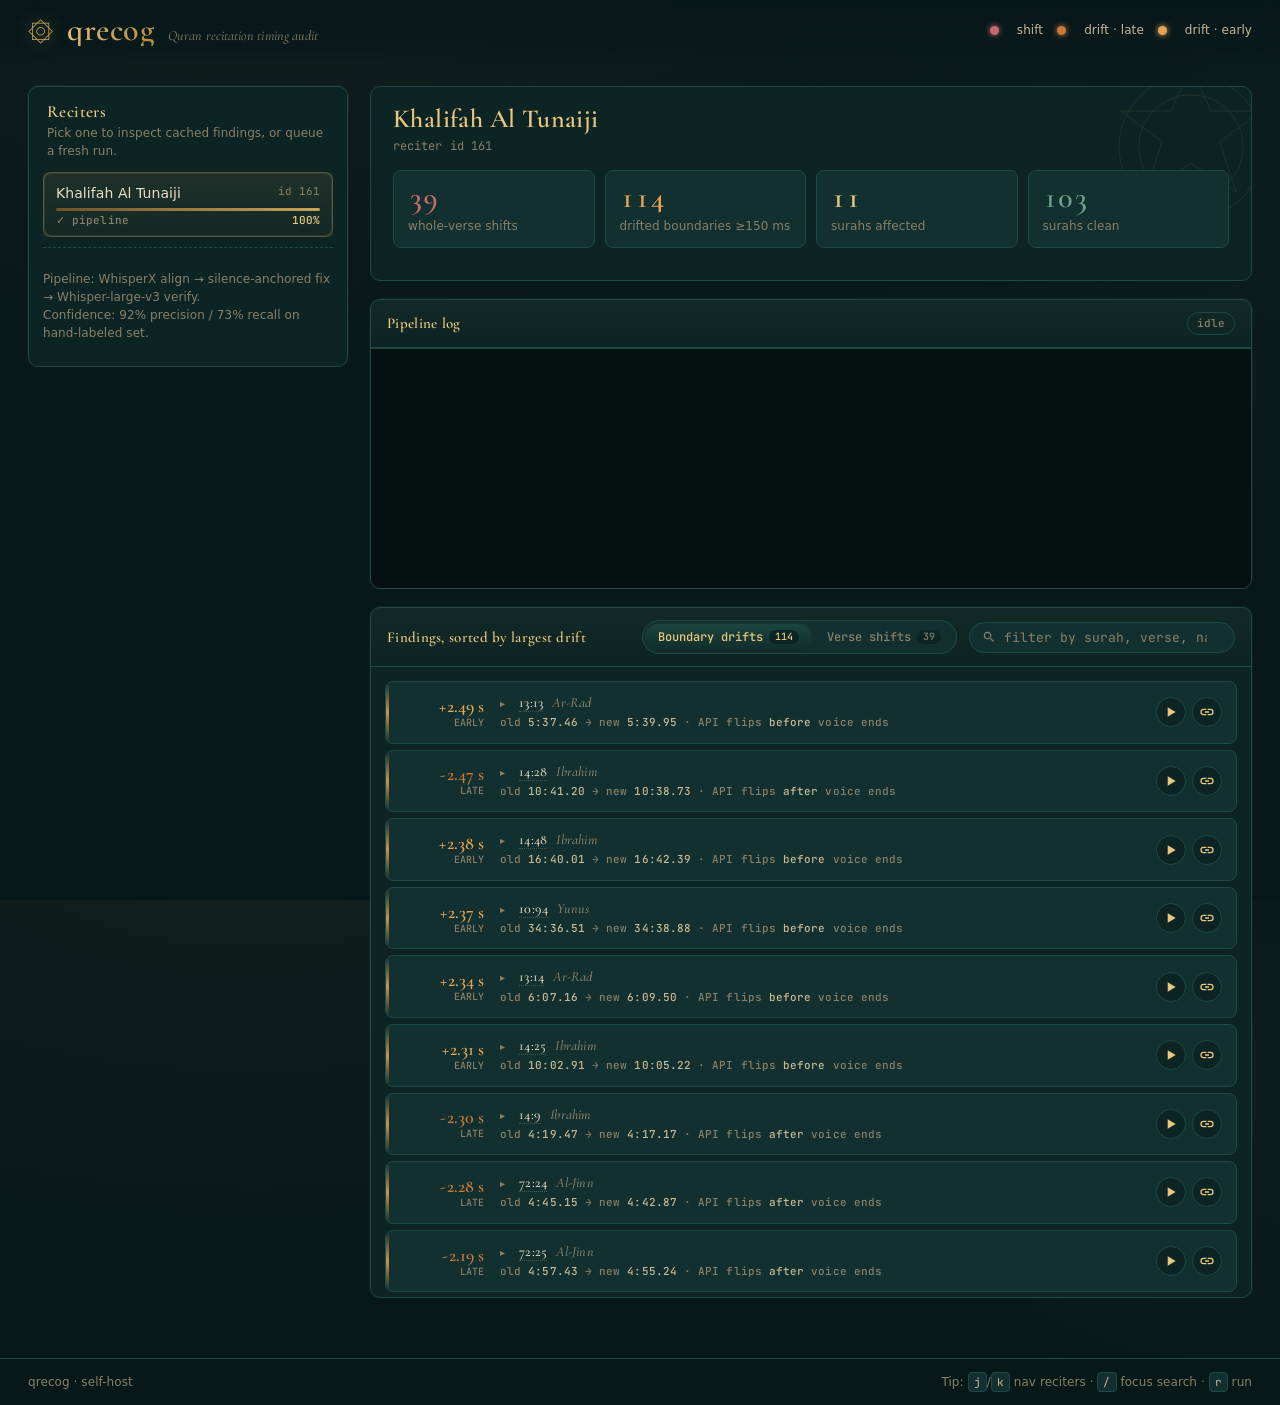
<file: docs/index.html>
<!DOCTYPE html>
<html lang="en">
<head>
<meta charset="utf-8" />
<meta name="viewport" content="width=device-width, initial-scale=1" />
<title>qrecog — Quran timing audit</title>
<link rel="preconnect" href="https://fonts.googleapis.com" />
<link rel="preconnect" href="https://fonts.gstatic.com" crossorigin />
<link href="https://fonts.googleapis.com/css2?family=Amiri:ital,wght@0,400;0,700;1,400&family=Cormorant+Garamond:ital,wght@0,400;0,500;0,600;1,400&family=JetBrains+Mono:wght@400;500&display=swap" rel="stylesheet" />
<link rel="stylesheet" href="style.css" />
</head>
<body>

<!-- decorative SVG defs (girih star tile, used as repeating border) -->
<svg width="0" height="0" style="position:absolute" aria-hidden="true">
  <defs>
    <pattern id="girih" x="0" y="0" width="60" height="60" patternUnits="userSpaceOnUse">
      <g fill="none" stroke="currentColor" stroke-width="0.6" opacity="0.55">
        <polygon points="30,4 36,18 51,18 39,28 44,44 30,34 16,44 21,28 9,18 24,18" />
        <circle cx="30" cy="30" r="22" />
        <line x1="0" y1="30" x2="60" y2="30" />
        <line x1="30" y1="0" x2="30" y2="60" />
      </g>
    </pattern>
    <symbol id="ico-play" viewBox="0 0 24 24"><path d="M7 5v14l12-7z" fill="currentColor"/></symbol>
    <symbol id="ico-link" viewBox="0 0 24 24"><path fill="currentColor" d="M3.9 12a3.1 3.1 0 0 1 3.1-3.1h4V7H7a5 5 0 0 0 0 10h4v-1.9H7A3.1 3.1 0 0 1 3.9 12zm5.1 1h6v-2H9v2zm8-6h-4v1.9h4a3.1 3.1 0 0 1 0 6.2h-4V17h4a5 5 0 0 0 0-10z"/></symbol>
    <symbol id="ico-search" viewBox="0 0 24 24"><path fill="currentColor" d="M15.5 14h-.79l-.28-.27a6.5 6.5 0 1 0-.7.7l.27.28v.79l5 5 1.49-1.49-5-5zm-6 0A4.5 4.5 0 1 1 14 9.5 4.5 4.5 0 0 1 9.5 14z"/></symbol>
    <symbol id="ico-spark" viewBox="0 0 24 24"><path fill="currentColor" d="M12 2l1.7 6.3L20 10l-6.3 1.7L12 18l-1.7-6.3L4 10l6.3-1.7L12 2z"/></symbol>
  </defs>
</svg>

<header class="app-header">
  <div class="header-left">
    <div class="brand">
      <span class="ornament">۞</span>
      <h1>qrecog</h1>
      <span class="brand-sub">Quran recitation timing audit</span>
    </div>
  </div>
  <div class="header-right">
    <div class="legend">
      <span class="dot dot-shift"></span> shift
      <span class="dot dot-drift-late"></span> drift · late
      <span class="dot dot-drift-early"></span> drift · early
    </div>
  </div>
  <div class="header-pattern" aria-hidden="true">
    <svg width="100%" height="6"><rect width="100%" height="6" fill="url(#girih)" /></svg>
  </div>
</header>

<main class="layout">

  <!-- ============================ LEFT RAIL ============================ -->
  <aside class="rail">
    <div class="rail-head">
      <h2>Reciters</h2>
      <p class="rail-hint">Pick one to inspect cached findings, or queue a fresh run.</p>
    </div>
    <ul id="reciter-list" class="reciter-list" role="listbox" aria-label="Reciters"></ul>
    <div class="rail-foot">
      <p class="muted small">
        Pipeline: WhisperX align → silence-anchored fix → Whisper-large-v3 verify.<br />
        Confidence: 92% precision / 73% recall on hand-labeled set.
      </p>
    </div>
  </aside>

  <!-- ============================ CENTER ============================ -->
  <section class="content">

    <!-- HEADLINE STRIP -->
    <div id="headline" class="headline" hidden>
      <div class="headline-title">
        <h2 id="hl-name">—</h2>
        <span class="muted" id="hl-id"></span>
      </div>
      <div class="headline-stats">
        <div class="stat" data-tone="shifts">
          <div class="stat-num" id="hl-shifts">—</div>
          <div class="stat-label">whole-verse shifts</div>
        </div>
        <div class="stat" data-tone="drifts">
          <div class="stat-num" id="hl-drifts">—</div>
          <div class="stat-label">drifted boundaries ≥150 ms</div>
        </div>
        <div class="stat" data-tone="surahs">
          <div class="stat-num" id="hl-surahs">—</div>
          <div class="stat-label">surahs affected</div>
        </div>
        <div class="stat" data-tone="clean">
          <div class="stat-num" id="hl-clean">—</div>
          <div class="stat-label">surahs clean</div>
        </div>
      </div>
      <div class="headline-actions">
        <button id="btn-run" class="btn-run" type="button">
          <svg class="ico"><use href="#ico-play" /></svg>
          <span>Run analysis</span>
        </button>
      </div>
    </div>

    <div id="empty-state" class="empty-state">
      <div class="empty-inner">
        <svg class="ornament-svg" viewBox="0 0 200 200" aria-hidden="true">
          <g fill="none" stroke="currentColor" stroke-width="1">
            <polygon points="100,12 118,60 168,60 130,92 144,140 100,112 56,140 70,92 32,60 82,60" />
            <circle cx="100" cy="100" r="78" />
            <circle cx="100" cy="100" r="55" />
            <circle cx="100" cy="100" r="34" />
          </g>
        </svg>
        <h3>Select a reciter</h3>
        <p class="muted">All findings are independently verifiable — every flag links to its
        exact audio span and to the relevant verse on quran.com.</p>
      </div>
    </div>

    <!-- ============================ LIVE LOG ============================ -->
    <section id="logwrap" class="panel logpanel" hidden>
      <header class="panel-head">
        <h3>Pipeline log</h3>
        <div class="panel-tools">
          <span id="run-status" class="run-pill idle">idle</span>
          <span id="progress-pill" class="progress-pill" hidden>
            <span class="progress-bar"><span id="progress-fill"></span></span>
            <span id="progress-text" class="progress-text">—</span>
          </span>
          <button id="btn-jump" class="btn-ghost" type="button" hidden>↓ jump to latest</button>
        </div>
      </header>
      <pre id="log" class="log" aria-live="polite"></pre>
    </section>

    <!-- ============================ RESULTS ============================ -->
    <section id="resultswrap" class="panel resultspanel" hidden>
      <header class="panel-head">
        <h3>Findings, sorted by largest drift</h3>
        <div class="panel-tools">
          <div class="tabs" role="tablist">
            <button class="tab active" data-tab="drifts" role="tab">Boundary drifts <span id="count-drifts" class="tabcount">0</span></button>
            <button class="tab" data-tab="shifts" role="tab">Verse shifts <span id="count-shifts" class="tabcount">0</span></button>
          </div>
          <label class="search">
            <svg class="ico"><use href="#ico-search" /></svg>
            <input id="filter" type="search" placeholder="filter by surah, verse, name…" />
          </label>
        </div>
      </header>
      <div id="results" class="results"></div>
    </section>

  </section>
</main>

<footer class="app-footer">
  <span>qrecog · self-host</span>
  <span class="muted small">Tip: <kbd>j</kbd>/<kbd>k</kbd> nav reciters · <kbd>/</kbd> focus search · <kbd>r</kbd> run</span>
</footer>

<!-- floating audio player popped from result rows -->
<audio id="audio" preload="none"></audio>

<script src="app.js" defer></script>
</body>
</html>
</file>
<file: docs/style.css>
/* ====================================================================
   qrecog — themed front-end
   Palette: deep teal/forest + warm gold + vellum cream.
   No figurative imagery; geometric girih motifs only.
   ==================================================================== */
:root {
  --bg-0: #07181a;        /* near-black teal */
  --bg-1: #0c2424;        /* panel bg */
  --bg-2: #11302f;        /* card bg */
  --bg-3: #173d3a;        /* hover */
  --line: #1d4a45;        /* hairline */
  --line-strong: #2a6660;

  --fg-0: #e8dcc4;        /* vellum text */
  --fg-1: #c8b894;        /* dim text */
  --fg-2: #8a8068;        /* muted */

  --gold: #c9a35a;
  --gold-2: #e9c87b;
  --gold-soft: #6b542b;

  --copper: #c97a3a;
  --amber:  #e7a455;
  --sage:   #6fa087;
  --rose:   #c46b6b;

  --shadow-1: 0 1px 0 rgba(0,0,0,0.3), 0 0 0 1px rgba(201,163,90,0.06);
  --shadow-2: 0 8px 28px rgba(0,0,0,0.5), 0 0 0 1px rgba(201,163,90,0.08);
  --glow-gold: 0 0 24px rgba(233,200,123,0.15);

  --radius: 10px;
  --mono: 'JetBrains Mono', ui-monospace, SFMono-Regular, Menlo, monospace;
  --serif: 'Cormorant Garamond', 'Iowan Old Style', Georgia, serif;
  --arabic: 'Amiri', 'Scheherazade New', serif;
}

* { box-sizing: border-box; }
html, body { height: 100%; }
body {
  margin: 0;
  background:
    radial-gradient(1200px 600px at 20% -10%, rgba(201,163,90,0.06), transparent 70%),
    radial-gradient(900px 500px at 110% 20%, rgba(111,160,135,0.05), transparent 70%),
    var(--bg-0);
  color: var(--fg-0);
  font: 15px/1.5 system-ui, -apple-system, "Segoe UI", Roboto, sans-serif;
  letter-spacing: 0.005em;
  -webkit-font-smoothing: antialiased;
}

a { color: var(--gold-2); text-decoration: none; border-bottom: 1px dotted rgba(233,200,123,0.35); }
a:hover { color: #fff5d8; border-bottom-color: var(--gold-2); }
.muted { color: var(--fg-2); }
.small { font-size: 12px; }
kbd {
  font: 11px/1 var(--mono);
  background: var(--bg-2);
  border: 1px solid var(--line);
  padding: 2px 5px; border-radius: 4px;
  color: var(--fg-1);
}

/* =============================== HEADER =============================== */
.app-header {
  position: sticky; top: 0; z-index: 5;
  display: grid;
  grid-template-columns: 1fr auto;
  align-items: center;
  padding: 14px 28px 0 28px;
  background: linear-gradient(to bottom, rgba(7,24,26,0.95), rgba(7,24,26,0.75) 70%, transparent);
  backdrop-filter: blur(8px);
}
.brand {
  display: flex; align-items: baseline; gap: 14px;
}
.brand .ornament {
  font-size: 26px;
  color: var(--gold);
  text-shadow: 0 0 18px rgba(233,200,123,0.4);
  line-height: 1;
}
.brand h1 {
  font: 600 32px/1 var(--serif);
  margin: 0;
  letter-spacing: 0.5px;
  background: linear-gradient(120deg, var(--gold-2), var(--gold), #b48a3d);
  -webkit-background-clip: text; background-clip: text;
  color: transparent;
}
.brand-sub {
  color: var(--fg-2);
  font: italic 400 14px/1 var(--serif);
}
.legend {
  display: flex; gap: 14px;
  font-size: 12px; color: var(--fg-1);
  align-items: center;
}
.dot { width: 9px; height: 9px; border-radius: 50%; display: inline-block; margin-right: 4px; vertical-align: middle; }
.dot-shift       { background: var(--rose); box-shadow: 0 0 6px var(--rose); }
.dot-drift-late  { background: var(--copper); box-shadow: 0 0 6px var(--copper); }
.dot-drift-early { background: var(--amber); box-shadow: 0 0 6px var(--amber); }
.header-pattern {
  grid-column: 1 / -1;
  margin: 12px -28px 0 -28px;
  color: var(--gold-soft);
  opacity: 0.55;
  height: 6px; overflow: hidden;
}

/* =============================== LAYOUT =============================== */
.layout {
  display: grid;
  grid-template-columns: 320px 1fr;
  gap: 22px;
  padding: 22px 28px 60px 28px;
  min-height: calc(100vh - 110px);
}
@media (max-width: 1000px) {
  .layout { grid-template-columns: 1fr; }
}

/* =============================== RAIL =============================== */
.rail {
  position: sticky; top: 86px;
  align-self: start;
  background: var(--bg-1);
  border: 1px solid var(--line);
  border-radius: var(--radius);
  padding: 16px 14px 12px 14px;
  box-shadow: var(--shadow-1);
  max-height: calc(100vh - 110px);
  display: flex; flex-direction: column;
}
.rail-head h2 {
  font: 600 17px/1 var(--serif);
  margin: 0 0 4px 4px;
  letter-spacing: 0.4px;
  color: var(--gold-2);
}
.rail-hint { color: var(--fg-2); font-size: 12px; margin: 0 4px 12px; }
.reciter-list {
  list-style: none; margin: 0; padding: 0;
  overflow: auto;
  flex: 1;
  scrollbar-width: thin; scrollbar-color: var(--line-strong) transparent;
}
.reciter-list::-webkit-scrollbar { width: 8px; }
.reciter-list::-webkit-scrollbar-thumb { background: var(--line-strong); border-radius: 4px; }
.reciter {
  position: relative;
  display: grid;
  grid-template-columns: 1fr auto;
  grid-template-rows: auto auto;
  gap: 4px 10px;
  padding: 10px 12px;
  border-radius: 8px;
  cursor: pointer;
  border: 1px solid transparent;
  transition: background 0.15s, border-color 0.15s, transform 0.06s;
}
.reciter:hover { background: var(--bg-2); }
.reciter.active {
  background: linear-gradient(180deg, rgba(201,163,90,0.10), rgba(201,163,90,0.04));
  border-color: rgba(201,163,90,0.35);
  box-shadow: 0 0 0 1px rgba(201,163,90,0.15) inset, var(--glow-gold);
}
.reciter:active { transform: translateY(1px); }
.reciter .r-name {
  font-weight: 500; color: var(--fg-0);
  font-size: 14px;
}
.reciter .r-id {
  color: var(--fg-2); font-family: var(--mono); font-size: 11px;
  text-align: right;
}
.reciter .r-bar {
  grid-column: 1 / -1;
  height: 3px; background: var(--bg-2); border-radius: 2px; overflow: hidden;
  position: relative;
}
.reciter .r-bar > span {
  display: block; height: 100%;
  background: linear-gradient(90deg, var(--gold-soft), var(--gold));
  transition: width 0.4s ease;
}
.reciter .r-meta {
  grid-column: 1 / -1;
  font: 500 11px/1 var(--mono);
  color: var(--fg-2);
  display: flex; gap: 10px; justify-content: space-between;
}
.reciter .r-meta .pct { color: var(--gold-2); }
.reciter[data-cached="false"] .r-bar > span { background: var(--bg-3); }
.rail-foot {
  margin-top: 10px;
  padding-top: 10px;
  border-top: 1px dashed var(--line);
}

/* =============================== CONTENT =============================== */
.content {
  display: flex; flex-direction: column; gap: 18px;
  min-width: 0;
}

/* HEADLINE */
.headline {
  background: var(--bg-1);
  border: 1px solid var(--line);
  border-radius: var(--radius);
  padding: 18px 22px;
  display: grid;
  grid-template-columns: 1fr auto;
  grid-template-rows: auto auto;
  gap: 14px 24px;
  align-items: center;
  position: relative;
  overflow: hidden;
}
.headline::before {
  /* faint girih corner ornament */
  content: "";
  position: absolute; right: -30px; top: -30px; width: 180px; height: 180px;
  background-image: url("data:image/svg+xml;utf8,<svg xmlns='http://www.w3.org/2000/svg' viewBox='0 0 200 200' fill='none' stroke='%23c9a35a' stroke-width='0.7' opacity='0.18'><polygon points='100,10 122,60 178,60 132,94 150,150 100,118 50,150 68,94 22,60 78,60'/><circle cx='100' cy='100' r='80'/><circle cx='100' cy='100' r='58'/></svg>");
  background-repeat: no-repeat; background-size: contain;
  pointer-events: none;
}
.headline-title h2 {
  font: 600 26px/1.1 var(--serif);
  margin: 0;
  color: var(--gold-2);
  letter-spacing: 0.4px;
}
.headline-title .muted { font-family: var(--mono); font-size: 12px; }
.headline-stats {
  grid-column: 1 / -1;
  display: grid;
  grid-template-columns: repeat(4, minmax(120px, 1fr));
  gap: 10px;
}
.stat {
  background: var(--bg-2);
  border: 1px solid var(--line);
  border-radius: 8px;
  padding: 12px 14px;
  position: relative;
  overflow: hidden;
}
.stat-num {
  font: 600 30px/1 var(--serif);
  color: var(--fg-0);
  font-variant-numeric: tabular-nums;
}
.stat-label { color: var(--fg-2); font-size: 12px; margin-top: 4px; }
.stat[data-tone="shifts"] .stat-num { color: var(--rose); }
.stat[data-tone="drifts"] .stat-num { color: var(--amber); }
.stat[data-tone="surahs"] .stat-num { color: var(--gold-2); }
.stat[data-tone="clean"]  .stat-num { color: var(--sage); }

.headline-actions { align-self: start; }
.btn-run {
  display: inline-flex; align-items: center; gap: 8px;
  padding: 10px 16px;
  border: 1px solid rgba(201,163,90,0.5);
  background: linear-gradient(180deg, #1c4540, #102e2b);
  color: var(--gold-2);
  font: 500 14px/1 var(--serif);
  letter-spacing: 0.3px;
  border-radius: 999px;
  cursor: pointer;
  box-shadow: var(--glow-gold);
  transition: transform 0.06s, background 0.15s;
}
.btn-run:hover { background: linear-gradient(180deg, #235651, #143731); }
.btn-run:active { transform: translateY(1px); }
.btn-run[disabled] { opacity: 0.5; cursor: not-allowed; }
.btn-run .ico { width: 16px; height: 16px; }

/* PANELS */
.panel {
  background: var(--bg-1);
  border: 1px solid var(--line);
  border-radius: var(--radius);
  box-shadow: var(--shadow-1);
  overflow: hidden;
}
.panel-head {
  padding: 12px 16px;
  display: flex; align-items: center; justify-content: space-between;
  gap: 14px;
  border-bottom: 1px solid var(--line);
  background: linear-gradient(180deg, rgba(201,163,90,0.04), transparent);
}
.panel-head h3 {
  margin: 0;
  font: 600 15px/1 var(--serif);
  color: var(--gold-2);
  letter-spacing: 0.3px;
}
.panel-tools { display: flex; align-items: center; gap: 12px; }

/* LOG */
.logpanel { display: flex; flex-direction: column; }
.log {
  margin: 0;
  padding: 12px 16px;
  height: 240px;
  overflow: auto;
  font: 12px/1.55 var(--mono);
  background: #050f10;
  color: #c9d5cf;
  border-top: 1px solid var(--line);
  scrollbar-width: thin; scrollbar-color: var(--line-strong) transparent;
}
.log::-webkit-scrollbar { width: 8px; }
.log::-webkit-scrollbar-thumb { background: var(--line-strong); border-radius: 4px; }
.log .lseq { color: #4a6a64; margin-right: 10px; user-select: none; }
.log .lerr { color: var(--copper); }
.log .lhi  { color: var(--gold-2); }

.run-pill {
  font: 500 11px/1 var(--mono);
  padding: 5px 9px; border-radius: 999px;
  border: 1px solid var(--line);
  text-transform: lowercase;
  color: var(--fg-2);
}
.run-pill.idle    { color: var(--fg-2); }
.run-pill.running { color: var(--gold-2); border-color: rgba(201,163,90,0.5); animation: pulse 1.6s ease-in-out infinite; }
.run-pill.ok      { color: var(--sage); border-color: rgba(111,160,135,0.5); }
.run-pill.err     { color: var(--copper); border-color: rgba(201,122,58,0.5); }
@keyframes pulse {
  0%,100% { box-shadow: 0 0 0 0 rgba(233,200,123,0.45); }
  50%     { box-shadow: 0 0 0 6px rgba(233,200,123,0.0); }
}
.progress-pill {
  display: inline-flex; align-items: center; gap: 8px;
  font: 500 11px/1 var(--mono);
  color: var(--fg-1);
}
.progress-bar {
  display: inline-block;
  width: 110px; height: 6px;
  background: var(--bg-2);
  border-radius: 3px; overflow: hidden;
  border: 1px solid var(--line);
}
.progress-bar > #progress-fill {
  display: block; height: 100%; width: 0%;
  background: linear-gradient(90deg, var(--gold-soft), var(--gold-2));
  transition: width 0.3s ease;
}
.btn-ghost {
  font: 500 11px/1 var(--mono);
  padding: 5px 9px; border-radius: 999px;
  border: 1px solid var(--line); background: transparent;
  color: var(--gold-2); cursor: pointer;
}
.btn-ghost:hover { border-color: var(--gold-soft); background: var(--bg-2); }

/* RESULTS */
.tabs { display: inline-flex; gap: 4px; padding: 3px; border-radius: 999px; background: var(--bg-2); border: 1px solid var(--line); }
.tab {
  font: 500 12px/1 var(--mono);
  background: transparent; border: 0; color: var(--fg-2);
  padding: 6px 12px; border-radius: 999px; cursor: pointer;
  display: inline-flex; align-items: center; gap: 6px;
}
.tab.active { color: var(--gold-2); background: linear-gradient(180deg, #1c4540, #102e2b); box-shadow: var(--shadow-1); }
.tabcount {
  background: var(--bg-1); color: var(--fg-2);
  padding: 2px 6px; border-radius: 999px; font-size: 10px;
}
.tab.active .tabcount { color: var(--gold-2); }

.search {
  display: inline-flex; align-items: center; gap: 6px;
  background: var(--bg-2); border: 1px solid var(--line);
  border-radius: 999px; padding: 5px 12px;
  color: var(--fg-2);
}
.search .ico { width: 14px; height: 14px; }
.search input {
  background: transparent; border: 0; outline: 0;
  color: var(--fg-0); font: 13px var(--mono);
  width: 220px;
}
.search input::placeholder { color: var(--fg-2); }
.search:focus-within { border-color: var(--gold-soft); box-shadow: 0 0 0 2px rgba(201,163,90,0.18); }

.results {
  padding: 8px 8px 8px 8px;
  max-height: 70vh;
  overflow: auto;
  scrollbar-width: thin; scrollbar-color: var(--line-strong) transparent;
}
.results::-webkit-scrollbar { width: 9px; }
.results::-webkit-scrollbar-thumb { background: var(--line-strong); border-radius: 5px; }

.row {
  display: grid;
  grid-template-columns: 84px 1fr auto;
  gap: 12px 16px;
  align-items: center;
  padding: 12px 14px;
  margin: 6px;
  border-radius: 8px;
  background: var(--bg-2);
  border: 1px solid var(--line);
  transition: background 0.12s, border-color 0.12s;
  position: relative;
}
.row:hover { background: var(--bg-3); border-color: var(--line-strong); }
.row.row-shift { border-left: 3px solid var(--rose); }
.row.row-early { border-left: 3px solid var(--amber); }
.row.row-late  { border-left: 3px solid var(--copper); }
.row .delta-cell {
  display: flex; flex-direction: column; align-items: flex-end;
  font-variant-numeric: tabular-nums;
}
.delta-num {
  font: 600 18px/1 var(--serif);
  color: var(--fg-0);
}
.row.row-early .delta-num { color: var(--amber); }
.row.row-late  .delta-num { color: var(--copper); }
.row.row-shift .delta-num { color: var(--rose); }
.delta-label { font: 500 10px/1 var(--mono); color: var(--fg-2); margin-top: 3px; }

.row .body { min-width: 0; }
.row .verseline {
  font: 500 14px/1.3 var(--serif);
  letter-spacing: 0.2px;
}
.row .verseline a { color: var(--fg-0); border-bottom-color: rgba(233,200,123,0.25); }
.row .verseline a:hover { color: var(--gold-2); }
.row .surah-name { color: var(--fg-2); margin-left: 6px; font-style: italic; }
.row .meta {
  font: 500 11px/1.4 var(--mono);
  color: var(--fg-2);
  margin-top: 3px;
}
.row .meta b { color: var(--fg-1); font-weight: 500; }
.row .arabic-line {
  font: 400 16px/1.6 var(--arabic);
  direction: rtl;
  color: var(--fg-1);
  margin-top: 4px;
  white-space: nowrap; overflow: hidden; text-overflow: ellipsis;
}
.row .actions { display: flex; gap: 6px; align-items: center; }
.iconbtn {
  width: 30px; height: 30px;
  border-radius: 50%;
  border: 1px solid var(--line);
  background: var(--bg-1);
  color: var(--gold-2);
  display: inline-flex; align-items: center; justify-content: center;
  cursor: pointer;
  transition: background 0.12s, transform 0.06s, border-color 0.12s;
}
.iconbtn:hover { background: var(--bg-3); border-color: var(--gold-soft); }
.iconbtn:active { transform: scale(0.95); }
.iconbtn .ico { width: 16px; height: 16px; }
.iconbtn.playing { background: rgba(201,163,90,0.15); border-color: var(--gold); color: var(--gold-2); }

.row .severity {
  position: absolute; left: 0; top: 0; bottom: 0; width: 3px;
  pointer-events: none;
  opacity: 0;
  background: linear-gradient(180deg, transparent, var(--amber), transparent);
}
.row[data-severity="3"] .severity { opacity: 0.85; }
.row[data-severity="2"] .severity { opacity: 0.55; }
.row[data-severity="1"] .severity { opacity: 0.30; }

.empty-state {
  background: var(--bg-1);
  border: 1px solid var(--line);
  border-radius: var(--radius);
  padding: 60px 20px;
  text-align: center;
  display: flex; align-items: center; justify-content: center;
  min-height: 50vh;
}
.empty-inner { max-width: 420px; }
.empty-inner h3 {
  font: 500 22px/1 var(--serif); color: var(--gold-2);
  margin: 18px 0 8px;
}
.ornament-svg {
  width: 110px; height: 110px;
  color: var(--gold);
  opacity: 0.45;
  filter: drop-shadow(0 0 18px rgba(233,200,123,0.18));
}

/* FOOTER */
.app-footer {
  border-top: 1px solid var(--line);
  padding: 14px 28px;
  display: flex; justify-content: space-between; align-items: center;
  color: var(--fg-2); font-size: 12px;
  background: rgba(7,24,26,0.6);
}

/* =============================== INLINE READER =============================== */
.row-wrap {
  margin: 6px;
  border-radius: 8px;
  background: var(--bg-2);
  border: 1px solid var(--line);
  overflow: hidden;
  transition: border-color 0.15s;
}
.row-wrap.open { border-color: var(--gold-soft); box-shadow: var(--shadow-1); }
.row-wrap > .row {
  margin: 0;
  border: 0;
  background: transparent;
  border-radius: 0;
}
.row .verseline .chev {
  display: inline-block;
  color: var(--fg-2);
  font-size: 10px;
  margin-right: 6px;
  width: 10px;
  transition: transform 0.15s, color 0.15s;
}
.row-wrap.open .row .verseline .chev { color: var(--gold-2); }
.row .body { cursor: pointer; }
.row .body:hover .chev { color: var(--gold-2); }

.row-details {
  display: none;
  padding: 0 16px 14px 16px;
  border-top: 1px dashed var(--line);
}
.row-wrap.open .row-details { display: block; }
.row-details .loading {
  padding: 14px; font: 12px var(--mono); color: var(--fg-2);
}

.reader {
  display: grid;
  grid-template-columns: 1fr 1fr;
  gap: 12px;
  padding-top: 12px;
}
@media (max-width: 800px) { .reader { grid-template-columns: 1fr; } }

.verse-card {
  background: linear-gradient(180deg, #0a1f1e, #0e2a28);
  border: 1px solid var(--line);
  border-radius: 8px;
  padding: 14px 16px 12px 16px;
  position: relative;
  overflow: hidden;
}
.verse-card.tone-actual { border-color: rgba(111,160,135,0.5); }
.verse-card.tone-claimed { border-color: rgba(196,107,107,0.45); opacity: 0.86; }
.verse-card.tone-claimed:hover { opacity: 1; }
.verse-card.tone-boundary-before { border-color: rgba(231,164,85,0.35); }
.verse-card.tone-boundary-after  { border-color: rgba(201,122,58,0.35); }
.verse-card.playing {
  box-shadow: 0 0 0 1px rgba(233,200,123,0.3),
              0 0 24px rgba(233,200,123,0.18);
}

.verse-card-head {
  display: flex; align-items: center; gap: 10px;
  flex-wrap: wrap;
  font: 500 11px/1 var(--mono);
  color: var(--fg-2);
  margin-bottom: 6px;
}
.verse-card-head .vc-key {
  background: var(--bg-1); border: 1px solid var(--line);
  padding: 3px 7px; border-radius: 999px;
  color: var(--gold-2);
}
.verse-card-head .vc-time { margin-left: auto; color: var(--fg-2); }

/* Big, unmistakable role badge: FAULTY vs CORRECTED vs boundary */
.vc-badge {
  display: inline-flex; align-items: center; gap: 6px;
  padding: 4px 10px;
  border-radius: 999px;
  font: 600 11px/1 var(--mono);
  text-transform: uppercase;
  letter-spacing: 0.6px;
  border: 1px solid var(--line);
  background: var(--bg-1);
  color: var(--fg-1);
}
.vc-badge .vc-sym {
  display: inline-flex; align-items: center; justify-content: center;
  width: 14px; height: 14px; border-radius: 50%;
  font-size: 11px; font-weight: 700;
  background: rgba(255,255,255,0.06);
}
.vc-badge.badge-bad {
  color: #ffd6d6;
  border-color: rgba(196,107,107,0.65);
  background: linear-gradient(180deg, rgba(196,107,107,0.22), rgba(196,107,107,0.10));
  box-shadow: 0 0 0 1px rgba(196,107,107,0.18) inset;
}
.vc-badge.badge-bad .vc-sym {
  background: var(--rose); color: #2a0d0d;
}
.vc-badge.badge-good {
  color: #d6f1e3;
  border-color: rgba(111,160,135,0.65);
  background: linear-gradient(180deg, rgba(111,160,135,0.22), rgba(111,160,135,0.10));
  box-shadow: 0 0 0 1px rgba(111,160,135,0.18) inset;
}
.vc-badge.badge-good .vc-sym {
  background: var(--sage); color: #0c1f17;
}
.vc-badge.badge-info {
  color: var(--gold-2);
  border-color: rgba(201,163,90,0.45);
  background: linear-gradient(180deg, rgba(201,163,90,0.12), rgba(201,163,90,0.04));
}
.vc-badge.badge-info .vc-sym {
  background: var(--gold); color: #2a1a06;
}

.vc-sublabel {
  font: 500 11px/1.4 var(--mono);
  color: var(--fg-2);
  margin: 2px 0 10px 0;
}
.verse-card.tone-actual  .vc-sublabel { color: var(--sage); }
.verse-card.tone-claimed .vc-sublabel { color: var(--rose); }

.arabic {
  font-family: var(--arabic);
  font-size: 26px;
  line-height: 2.0;
  direction: rtl;
  text-align: right;
  color: var(--fg-0);
  padding: 6px 4px 4px 4px;
  word-spacing: 0.15em;
}
.arabic .w {
  display: inline-block;
  padding: 0 4px;
  margin: 0 2px;
  border-radius: 6px;
  transition: background 0.12s, color 0.12s, text-shadow 0.12s;
}
.arabic .w.passed {
  color: var(--fg-1);
  opacity: 0.78;
}
.arabic .w.active {
  background: linear-gradient(180deg, rgba(233,200,123,0.28), rgba(201,163,90,0.18));
  color: #fff5d8;
  text-shadow: 0 0 14px rgba(233,200,123,0.55);
  box-shadow: 0 0 0 1px rgba(233,200,123,0.4);
}

.translation {
  font: italic 400 14px/1.55 var(--serif);
  color: var(--fg-1);
  border-top: 1px dashed var(--line);
  padding-top: 8px;
  margin-top: 10px;
  cursor: help;
}
.translation .tw {
  display: inline-block;
  padding: 0 3px;
  margin: 0 1px;
  border-radius: 4px;
  transition: background 0.18s, color 0.18s, text-shadow 0.18s;
}
.translation .tw.passed {
  color: var(--fg-0);
  opacity: 0.78;
}
.translation .tw.active {
  background: linear-gradient(180deg, rgba(233,200,123,0.22), rgba(201,163,90,0.10));
  color: #fff5d8;
  text-shadow: 0 0 10px rgba(233,200,123,0.45);
  font-style: normal;
}

/* === Tone-specific playback highlights ============================
   Make it visually obvious which card is playing right now: a faulty
   (claimed) card glows ROSE, a corrected (actual) card glows SAGE.
   Boundary cards keep the default gold. The card itself also brightens
   while it's the active source so the eye instantly latches on. */
.verse-card.tone-claimed.playing { opacity: 1; }
.verse-card.tone-claimed.playing {
  box-shadow: 0 0 0 1px rgba(196,107,107,0.55),
              0 0 28px rgba(196,107,107,0.22);
  border-color: rgba(196,107,107,0.75);
}
.verse-card.tone-actual.playing {
  box-shadow: 0 0 0 1px rgba(111,160,135,0.55),
              0 0 28px rgba(111,160,135,0.22);
  border-color: rgba(111,160,135,0.75);
}

.verse-card.tone-claimed .arabic .w.active {
  background: linear-gradient(180deg, rgba(196,107,107,0.38), rgba(196,107,107,0.18));
  color: #ffe6e6;
  text-shadow: 0 0 14px rgba(196,107,107,0.7);
  box-shadow: 0 0 0 1px rgba(196,107,107,0.55);
}
.verse-card.tone-claimed .translation .tw.active {
  background: linear-gradient(180deg, rgba(196,107,107,0.30), rgba(196,107,107,0.12));
  color: #ffe6e6;
  text-shadow: 0 0 10px rgba(196,107,107,0.55);
}

.verse-card.tone-actual .arabic .w.active {
  background: linear-gradient(180deg, rgba(111,160,135,0.42), rgba(111,160,135,0.18));
  color: #e6f5ec;
  text-shadow: 0 0 14px rgba(111,160,135,0.7);
  box-shadow: 0 0 0 1px rgba(111,160,135,0.55);
}
.verse-card.tone-actual .translation .tw.active {
  background: linear-gradient(180deg, rgba(111,160,135,0.32), rgba(111,160,135,0.12));
  color: #e6f5ec;
  text-shadow: 0 0 10px rgba(111,160,135,0.55);
}

.reader-note {
  grid-column: 1 / -1;
  font-size: 12px;
  padding: 10px 12px;
  border-radius: 6px;
  background: rgba(7,24,26,0.5);
  border: 1px dashed var(--line);
  color: var(--fg-1);
}
.reader-note b { color: var(--gold-2); }

/* tiny utility */
[hidden] { display: none !important; }
</file>
